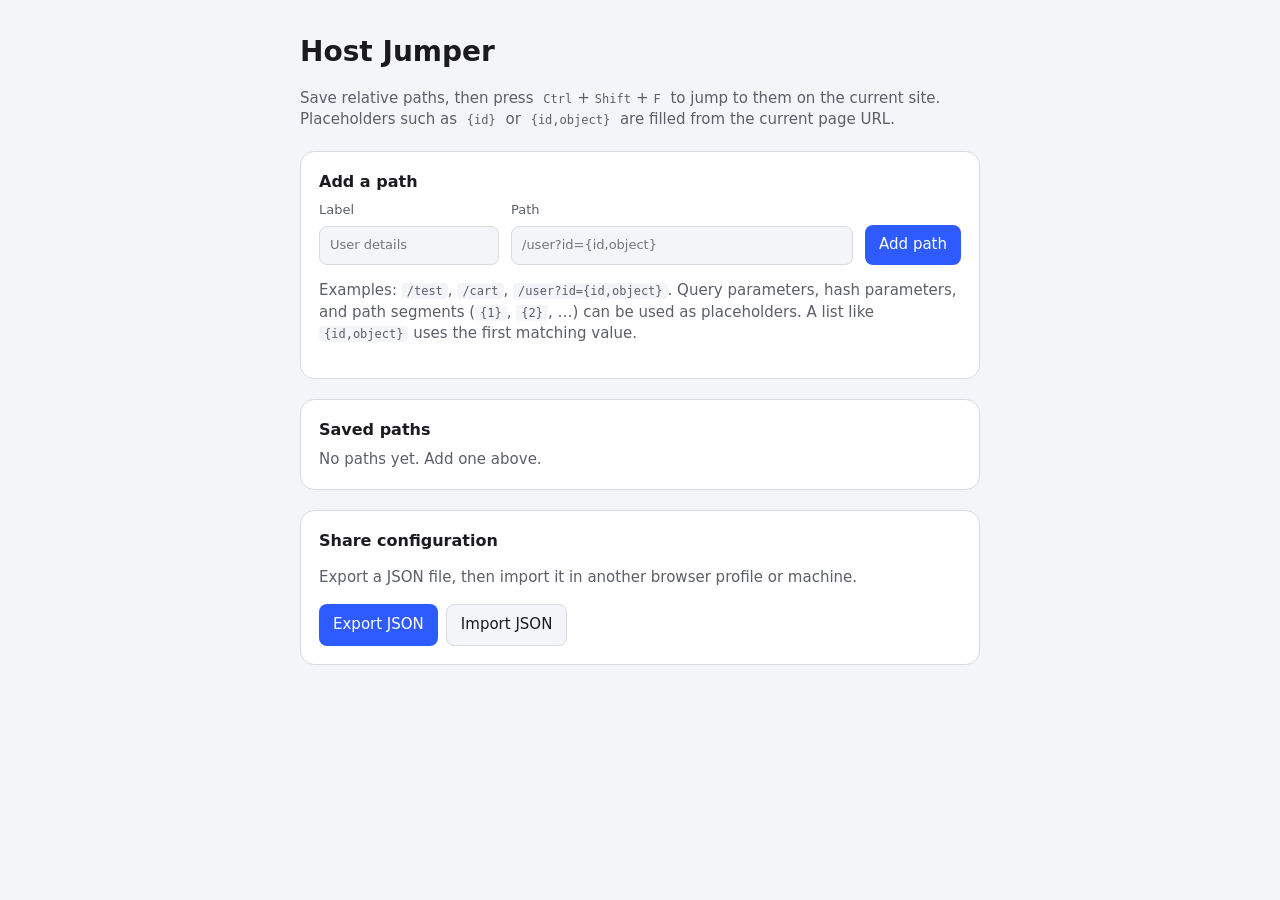
<file: options/index.html>
<!DOCTYPE html>
<html lang="en">
  <head>
    <meta charset="UTF-8">
    <title>Host Jumper</title>
    <link rel="icon" href="../icons/icon.svg" type="image/svg+xml">
    <link rel="stylesheet" href="style.css">
  </head>
  <body>
    <main class="page">
      <header>
        <h1>Host Jumper</h1>
        <p>
          Save relative paths, then press <kbd>Ctrl</kbd>+<kbd>Shift</kbd>+<kbd>F</kbd>
          to jump to them on the current site. Placeholders such as <code>{id}</code>
          or <code>{id,object}</code> are filled from the current page URL.
        </p>
      </header>

      <section class="card">
        <h2>Add a path</h2>
        <form id="add-form">
          <label>
            Label
            <input id="label-input" type="text" placeholder="User details" maxlength="80">
          </label>
          <label>
            Path
            <input id="path-input" type="text" placeholder="/user?id={id,object}" required>
          </label>
          <button type="submit">Add path</button>
        </form>
        <p class="hint">
          Examples: <code>/test</code>, <code>/cart</code>,
          <code>/user?id={id,object}</code>.
          Query parameters, hash parameters, and path segments
          (<code>{1}</code>, <code>{2}</code>, …) can be used as placeholders.
          A list like <code>{id,object}</code> uses the first matching value.
        </p>
      </section>

      <section class="card">
        <h2>Saved paths</h2>
        <div id="path-list"></div>
        <p id="empty-state" class="hint">No paths yet. Add one above.</p>
      </section>

      <section class="card">
        <h2>Share configuration</h2>
        <p class="hint">
          Export a JSON file, then import it in another browser profile or machine.
        </p>
        <div class="share-actions">
          <button type="button" id="export-btn">Export JSON</button>
          <button type="button" id="import-btn" class="secondary">Import JSON</button>
          <input id="import-file" type="file" accept="application/json,.json" hidden>
        </div>
        <div id="import-prompt" class="import-prompt" hidden>
          <p>
            This file has <strong id="import-count">0</strong> paths.
            Replace the current list, or merge new paths into it?
          </p>
          <div class="share-actions">
            <button type="button" id="import-replace">Replace</button>
            <button type="button" id="import-merge" class="secondary">Merge</button>
            <button type="button" id="import-cancel" class="secondary">Cancel</button>
          </div>
        </div>
        <p id="share-status" class="hint" hidden></p>
      </section>
    </main>
    <script src="../shim.js"></script>
    <script src="../shared.js"></script>
    <script src="script.js"></script>
  </body>
</html>
</file>
<file: options/style.css>
:root {
  color-scheme: light dark;
  --bg: #f4f5f8;
  --card: #ffffff;
  --text: #1b1b1f;
  --muted: #5c5f6a;
  --line: #d9dbe3;
  --accent: #2e5bff;
  --danger: #c42b1c;
}

@media (prefers-color-scheme: dark) {
  :root {
    --bg: #15161b;
    --card: #1e1f26;
    --text: #f3f4f7;
    --muted: #a3a6b3;
    --line: #34363f;
    --accent: #6d8bff;
    --danger: #ff8d80;
  }
}

* {
  box-sizing: border-box;
}

body {
  margin: 0;
  background: var(--bg);
  color: var(--text);
  font: 15px/1.45 "Segoe UI", system-ui, sans-serif;
}

.page {
  max-width: 720px;
  margin: 0 auto;
  padding: 32px 20px 48px;
}

h1, h2 {
  margin: 0 0 8px;
}

h1 {
  font-size: 28px;
}

h2 {
  font-size: 16px;
}

header p,
.hint {
  color: var(--muted);
}

.card {
  margin-top: 20px;
  padding: 18px;
  background: var(--card);
  border: 1px solid var(--line);
  border-radius: 14px;
}

form {
  display: grid;
  grid-template-columns: 180px 1fr auto;
  gap: 12px;
  align-items: end;
}

label {
  display: flex;
  flex-direction: column;
  gap: 6px;
  font-size: 13px;
  color: var(--muted);
}

input {
  width: 100%;
  padding: 9px 10px;
  border: 1px solid var(--line);
  border-radius: 8px;
  background: var(--bg);
  color: var(--text);
  font: inherit;
}

button {
  padding: 9px 14px;
  border: 0;
  border-radius: 8px;
  background: var(--accent);
  color: #fff;
  font: inherit;
  cursor: pointer;
}

button.secondary {
  background: var(--bg);
  color: var(--text);
  border: 1px solid var(--line);
}

.share-actions {
  display: flex;
  flex-wrap: wrap;
  gap: 8px;
}

.import-prompt {
  margin-top: 14px;
  padding: 12px;
  border: 1px solid var(--line);
  border-radius: 10px;
  background: var(--bg);
}

.import-prompt p {
  margin: 0 0 12px;
}

.share-status-error {
  color: var(--danger);
}

.row {
  display: grid;
  grid-template-columns: 180px 1fr max-content auto;
  gap: 12px;
  align-items: center;
  padding: 10px 0;
  border-top: 1px solid var(--line);
}

.uses-field {
  color: var(--muted);
  font-size: 12px;
  font-variant-numeric: tabular-nums;
  text-align: right;
  white-space: nowrap;
}

.row:first-child {
  border-top: 0;
}

.row-actions {
  display: flex;
  gap: 6px;
}

.row-actions button {
  padding: 7px 10px;
  background: var(--bg);
  color: var(--text);
  border: 1px solid var(--line);
}

.row-actions .danger {
  color: var(--danger);
}

kbd, code {
  padding: 1px 5px;
  border-radius: 4px;
  background: var(--bg);
  font-size: 12px;
}

#empty-state {
  margin: 0;
}

#empty-state.is-hidden,
#path-list:empty + #empty-state.is-hidden {
  display: none;
}

@media (max-width: 700px) {
  form,
  .row {
    grid-template-columns: 1fr;
  }

  .uses-field {
    text-align: left;
  }
}
</file>
